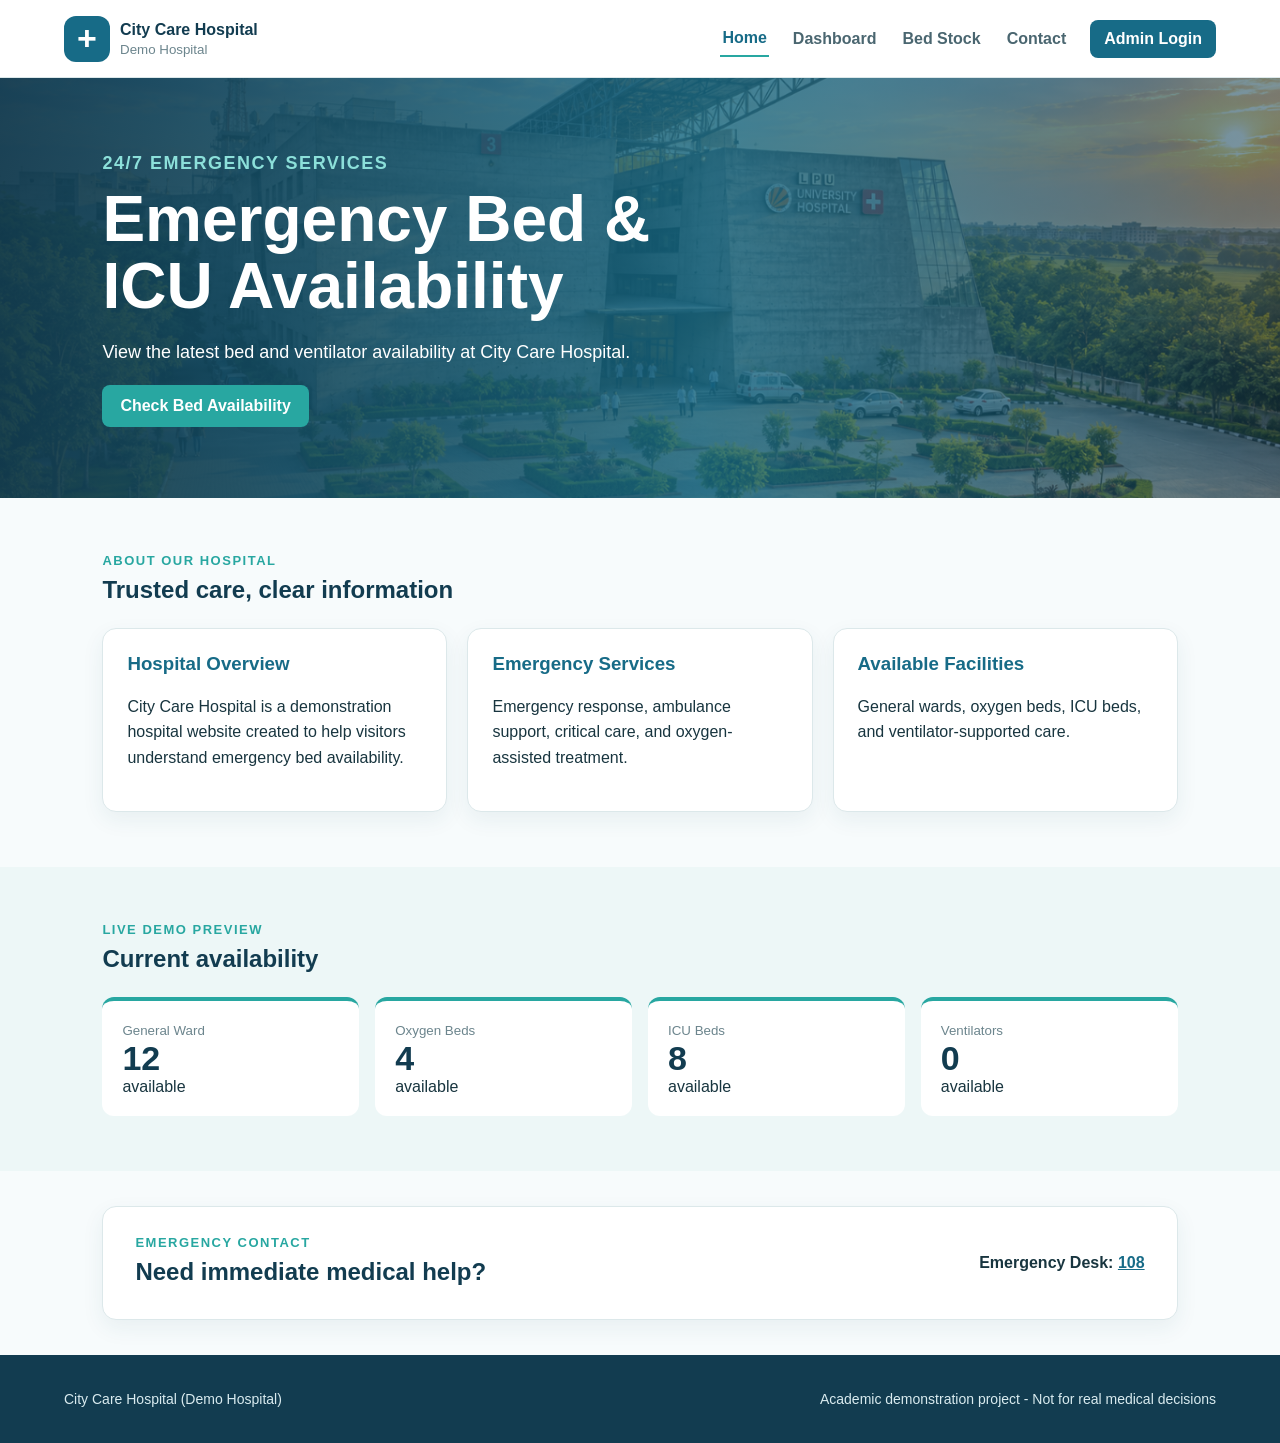
<file: Hospital-Bed-Tracker/html/index.html>
<!DOCTYPE html>
<html lang="en">
<head>
  <meta charset="UTF-8">
  <meta name="viewport" content="width=device-width, initial-scale=1.0">
  <title>City Care Hospital - Bed Availability</title>
  <link rel="stylesheet" href="../css/style.css">
</head>
<body>
  <header class="navbar">
    <a class="brand" href="index.html"><span class="brand-mark">+</span><span><strong>City Care Hospital</strong><small>Demo Hospital</small></span></a>
    <nav>
      <a class="active" href="index.html">Home</a>
      <a href="dashboard.html">Dashboard</a>
      <a href="stock.html">Bed Stock</a>
      <a href="contact.html">Contact</a>
      <a href="admin.html" class="nav-admin">Admin Login</a>
    </nav>
  </header>

  <main>
    <section class="hero">
      <div class="hero-content">
        <p class="eyebrow">24/7 Emergency Services</p>
        <h1>Emergency Bed &amp; ICU Availability</h1>
        <p>View the latest bed and ventilator availability at City Care Hospital.</p>
        <a class="button" href="dashboard.html">Check Bed Availability</a>
      </div>
    </section>

    <section class="section">
      <div class="section-heading"><p class="eyebrow">About our hospital</p><h2>Trusted care, clear information</h2></div>
      <div class="overview-grid">
        <article class="info-card"><h3>Hospital Overview</h3><p>City Care Hospital is a demonstration hospital website created to help visitors understand emergency bed availability.</p></article>
        <article class="info-card"><h3>Emergency Services</h3><p>Emergency response, ambulance support, critical care, and oxygen-assisted treatment.</p></article>
        <article class="info-card"><h3>Available Facilities</h3><p>General wards, oxygen beds, ICU beds, and ventilator-supported care.</p></article>
      </div>
    </section>

    <section class="section preview-section">
      <div class="section-heading"><p class="eyebrow">Live demo preview</p><h2>Current availability</h2></div>
      <div class="preview-grid" id="homePreview"></div>
    </section>

    <section class="emergency">
      <div><p class="eyebrow">Emergency contact</p><h2>Need immediate medical help?</h2></div>
      <div><strong>Emergency Desk:</strong> <a href="tel:108">108</a></div>
    </section>
  </main>

  <footer><p>City Care Hospital (Demo Hospital)</p><p>Academic demonstration project - Not for real medical decisions</p></footer>
  <script src="../js/data.js"></script>
  <script src="../js/main.js"></script>
</body>
</html>
</file>
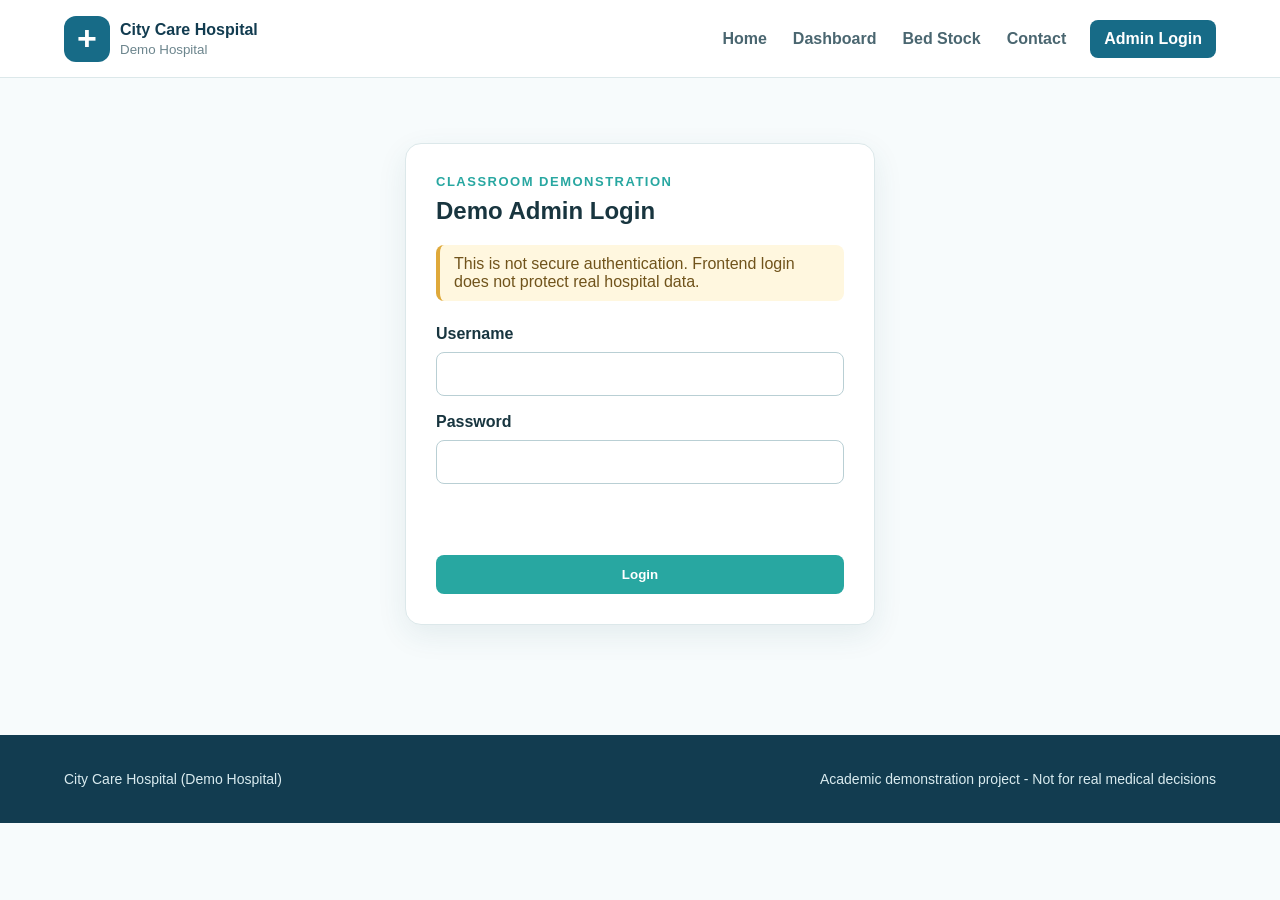
<file: Hospital-Bed-Tracker/html/admin.html>
<!DOCTYPE html>
<html lang="en">
<head>
  <meta charset="UTF-8">
  <meta name="viewport" content="width=device-width, initial-scale=1.0">
  <title>Demo Admin - City Care Hospital</title>
  <link rel="stylesheet" href="../css/style.css">
  <link rel="stylesheet" href="../css/admin.css">
</head>
<body>
  <header class="navbar">
    <a class="brand" href="index.html"><span class="brand-mark">+</span><span><strong>City Care Hospital</strong><small>Demo Hospital</small></span></a>
    <nav>
      <a href="index.html">Home</a><a href="dashboard.html">Dashboard</a><a href="stock.html">Bed Stock</a><a href="contact.html">Contact</a><a class="active nav-admin" href="admin.html">Admin Login</a>
    </nav>
  </header>
  <main class="page admin-page">
    <section id="loginSection" class="login-card">
      <p class="eyebrow">Classroom demonstration</p>
      <h1>Demo Admin Login</h1>
      <p class="warning">This is not secure authentication. Frontend login does not protect real hospital data.</p>
      <form id="loginForm">
        <label for="username">Username</label><input id="username" type="text" autocomplete="username" required>
        <label for="password">Password</label><input id="password" type="password" autocomplete="current-password" required>
        <p id="loginMessage" class="form-message"></p>
        <button class="button" type="submit">Login</button>
      </form>
    </section>

    <section id="adminSection" class="admin-panel" hidden>
      <div class="page-heading"><div><p class="eyebrow">Bed management</p><h1>Admin Dashboard</h1></div><button id="logoutButton" class="secondary-button" type="button">Logout</button></div>
      <p class="warning">Changes are stored in browser localStorage only and are not sent to a server or shared database.</p>
      <form id="stockForm">
        <div id="adminRows" class="admin-grid"></div>
        <p id="adminMessage" class="form-message"></p>
        <button class="button" type="submit">Save Changes</button>
        <button id="resetButton" class="danger-button" type="button">Reset Demo Data</button>
      </form>
    </section>
  </main>
  <footer><p>City Care Hospital (Demo Hospital)</p><p>Academic demonstration project - Not for real medical decisions</p></footer>
  <script src="../js/data.js"></script>
  <script src="../js/admin.js"></script>
</body>
</html>
</file>
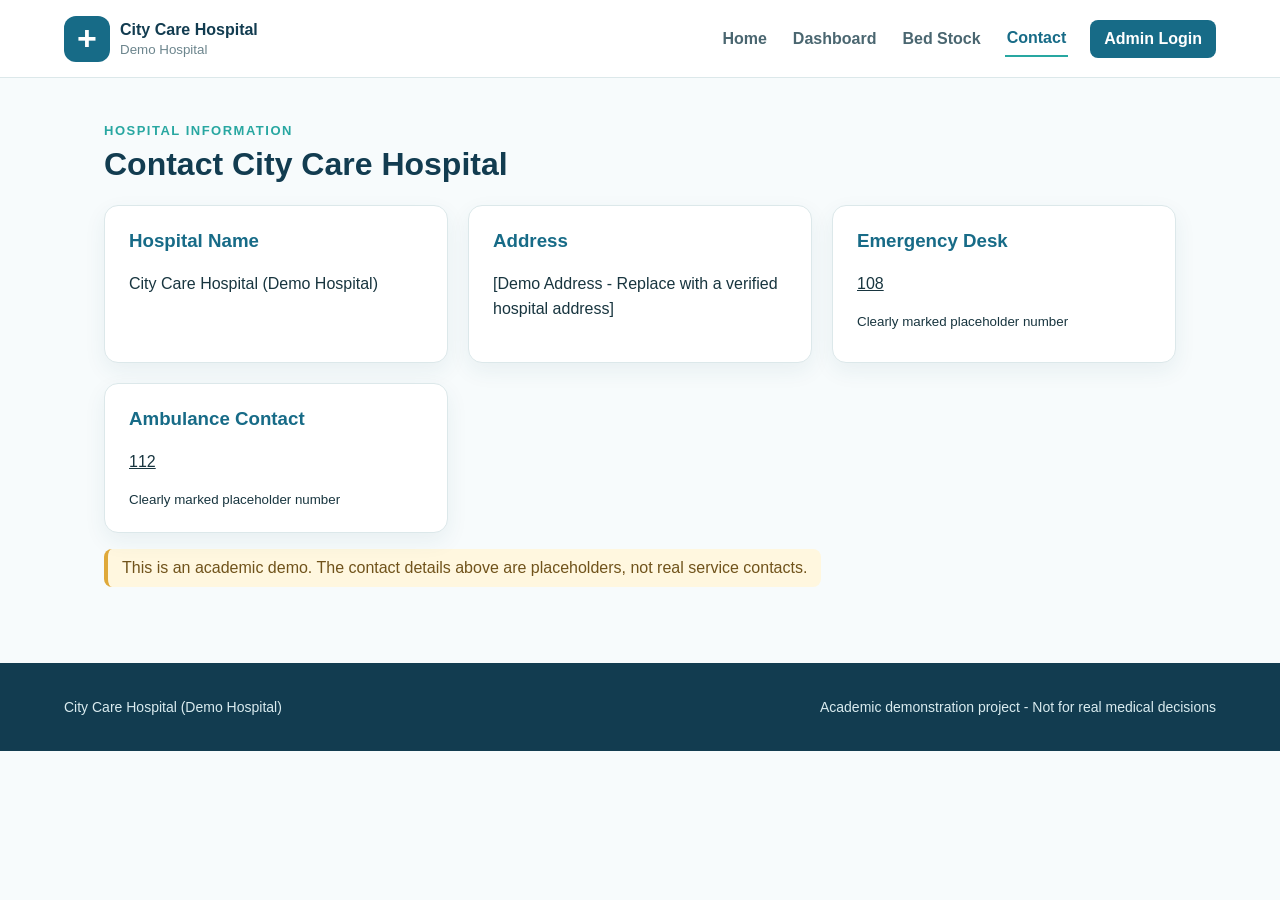
<file: Hospital-Bed-Tracker/html/contact.html>
<!DOCTYPE html>
<html lang="en">
<head>
  <meta charset="UTF-8">
  <meta name="viewport" content="width=device-width, initial-scale=1.0">
  <title>Contact - City Care Hospital</title>
  <link rel="stylesheet" href="../css/style.css">
</head>
<body>
  <header class="navbar">
    <a class="brand" href="index.html"><span class="brand-mark">+</span><span><strong>City Care Hospital</strong><small>Demo Hospital</small></span></a>
    <nav>
      <a href="index.html">Home</a><a href="dashboard.html">Dashboard</a><a href="stock.html">Bed Stock</a><a class="active" href="contact.html">Contact</a><a href="admin.html" class="nav-admin">Admin Login</a>
    </nav>
  </header>
  <main class="page">
    <div class="page-heading"><div><p class="eyebrow">Hospital information</p><h1>Contact City Care Hospital</h1></div></div>
    <div class="overview-grid">
      <article class="info-card"><h3>Hospital Name</h3><p>City Care Hospital (Demo Hospital)</p></article>
      <article class="info-card"><h3>Address</h3><p>[Demo Address - Replace with a verified hospital address]</p></article>
      <article class="info-card"><h3>Emergency Desk</h3><p><a href="tel:108">108</a></p><small>Clearly marked placeholder number</small></article>
      <article class="info-card"><h3>Ambulance Contact</h3><p><a href="tel:112">112</a></p><small>Clearly marked placeholder number</small></article>
    </div>
    <p class="warning">This is an academic demo. The contact details above are placeholders, not real service contacts.</p>
  </main>
  <footer><p>City Care Hospital (Demo Hospital)</p><p>Academic demonstration project - Not for real medical decisions</p></footer>
  <script src="../js/data.js"></script>
  <script src="../js/main.js"></script>
</body>
</html>
</file>
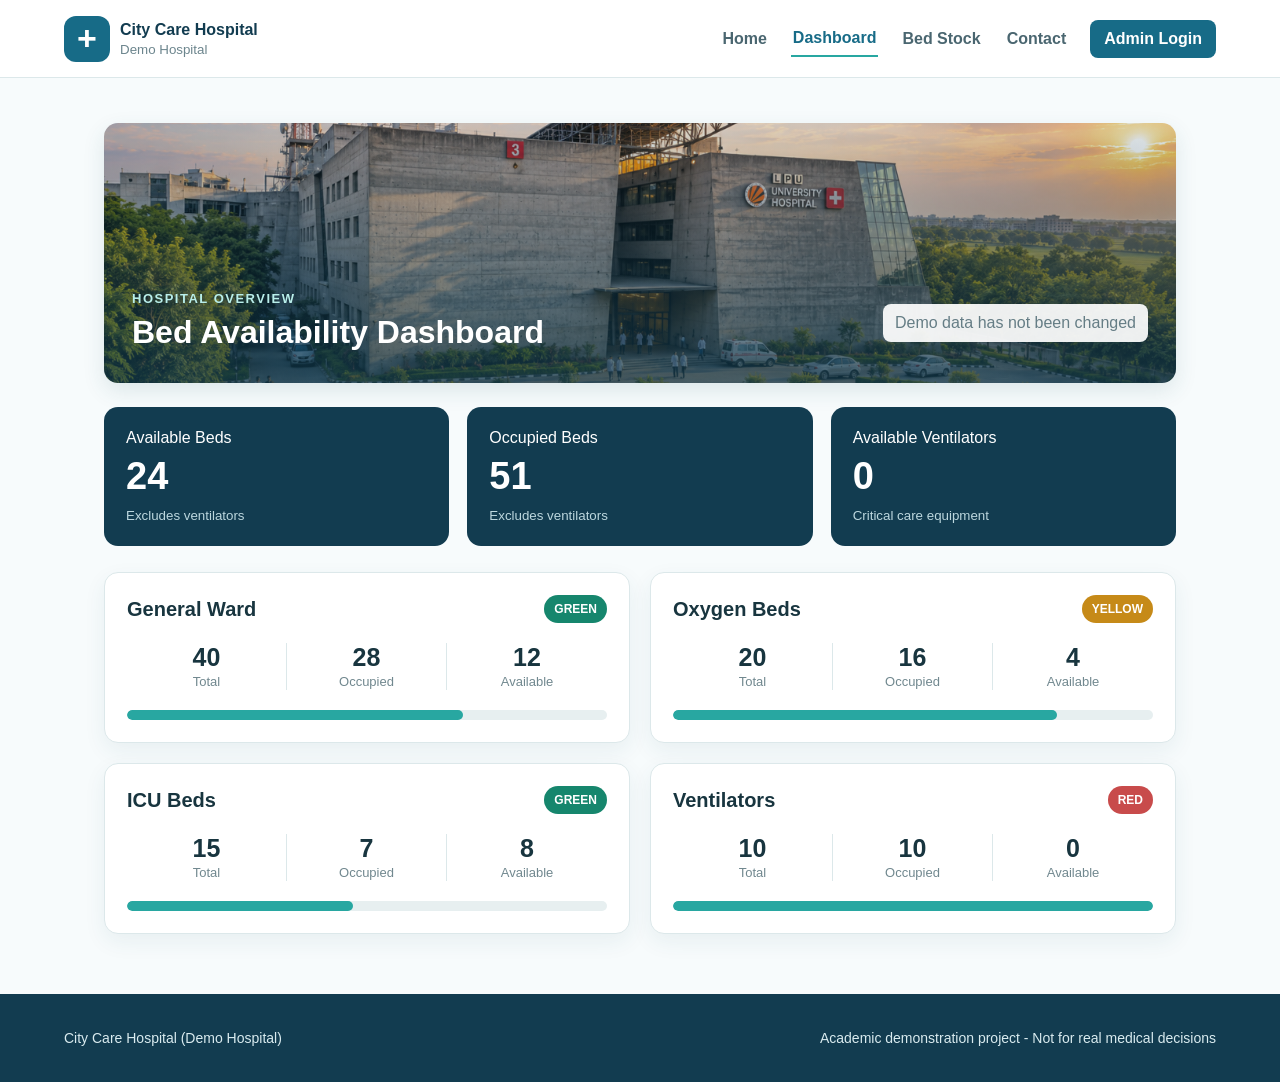
<file: Hospital-Bed-Tracker/html/dashboard.html>
<!DOCTYPE html>
<html lang="en">
<head>
  <meta charset="UTF-8">
  <meta name="viewport" content="width=device-width, initial-scale=1.0">
  <title>Bed Dashboard - City Care Hospital</title>
  <link rel="stylesheet" href="../css/style.css">
  <link rel="stylesheet" href="../css/dashboard.css">
</head>
<body>
  <header class="navbar">
    <a class="brand" href="index.html"><span class="brand-mark">+</span><span><strong>City Care Hospital</strong><small>Demo Hospital</small></span></a>
    <nav>
      <a href="index.html">Home</a><a class="active" href="dashboard.html">Dashboard</a><a href="stock.html">Bed Stock</a><a href="contact.html">Contact</a><a href="admin.html" class="nav-admin">Admin Login</a>
    </nav>
  </header>
  <main class="page">
    <div class="dashboard-banner">
      <div class="page-heading">
        <div><p class="eyebrow">Hospital overview</p><h1>Bed Availability Dashboard</h1></div>
        <span id="updatedTime" class="updated"></span>
      </div>
    </div>

    <div class="summary-grid">
      <article class="summary-card"><span>Available Beds</span><strong id="availableBeds">0</strong><small>Excludes ventilators</small></article>
      <article class="summary-card"><span>Occupied Beds</span><strong id="occupiedBeds">0</strong><small>Excludes ventilators</small></article>
      <article class="summary-card"><span>Available Ventilators</span><strong id="availableVentilators">0</strong><small>Critical care equipment</small></article>
    </div>

    <div class="bed-grid" id="dashboardCards"></div>
  </main>
  <footer><p>City Care Hospital (Demo Hospital)</p><p>Academic demonstration project - Not for real medical decisions</p></footer>
  <script src="../js/data.js"></script>
  <script src="../js/main.js"></script>
</body>
</html>
</file>
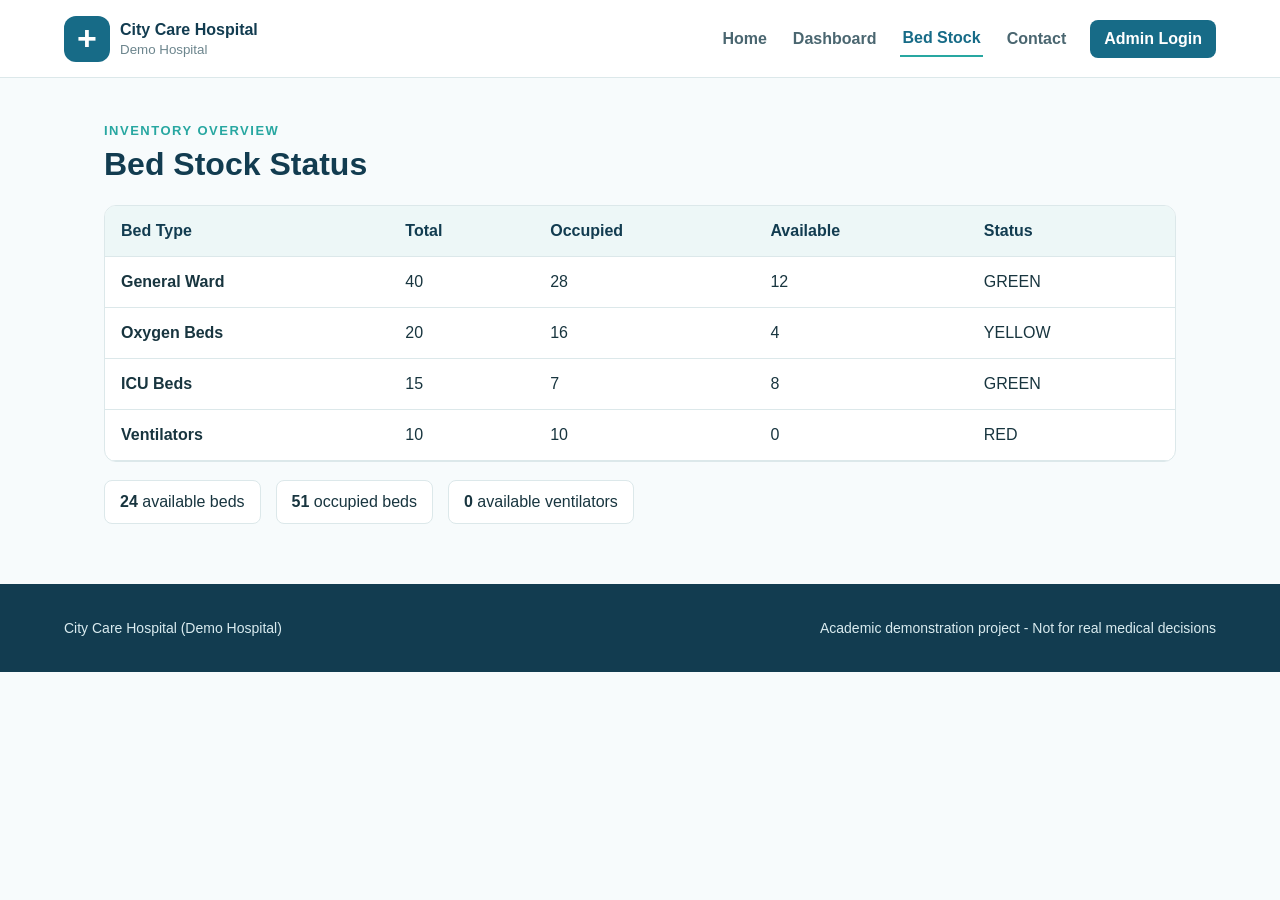
<file: Hospital-Bed-Tracker/html/stock.html>
<!DOCTYPE html>
<html lang="en">
<head>
  <meta charset="UTF-8">
  <meta name="viewport" content="width=device-width, initial-scale=1.0">
  <title>Bed Stock - City Care Hospital</title>
  <link rel="stylesheet" href="../css/style.css">
  <link rel="stylesheet" href="../css/stock.css">
</head>
<body>
  <header class="navbar">
    <a class="brand" href="index.html"><span class="brand-mark">+</span><span><strong>City Care Hospital</strong><small>Demo Hospital</small></span></a>
    <nav>
      <a href="index.html">Home</a><a href="dashboard.html">Dashboard</a><a class="active" href="stock.html">Bed Stock</a><a href="contact.html">Contact</a><a href="admin.html" class="nav-admin">Admin Login</a>
    </nav>
  </header>
  <main class="page">
    <div class="page-heading"><div><p class="eyebrow">Inventory overview</p><h1>Bed Stock Status</h1></div></div>
    <div class="table-wrap">
      <table>
        <thead><tr><th>Bed Type</th><th>Total</th><th>Occupied</th><th>Available</th><th>Status</th></tr></thead>
        <tbody id="stockTable"></tbody>
      </table>
    </div>
    <div class="stock-summary" id="stockSummary"></div>
  </main>
  <footer><p>City Care Hospital (Demo Hospital)</p><p>Academic demonstration project - Not for real medical decisions</p></footer>
  <script src="../js/data.js"></script>
  <script src="../js/main.js"></script>
</body>
</html>
</file>
<file: Hospital-Bed-Tracker/css/style.css>
:root {
  --blue: #176b87;
  --dark: #123c50;
  --teal: #28a7a1;
  --green: #16866d;
  --yellow: #c68a18;
  --red: #c84b4b;
  --light: #eef7f8;
  --line: #dce8ea;
  --text: #18353f;
}

* { box-sizing: border-box; }
body { margin: 0; font-family: Arial, Helvetica, sans-serif; color: var(--text); background: #f7fbfc; }
a { color: inherit; }

.navbar {
  min-height: 78px; display: flex; align-items: center; justify-content: space-between;
  padding: 12px 5%; background: white; border-bottom: 1px solid var(--line);
  position: sticky; top: 0; z-index: 10;
}
.brand { display: flex; align-items: center; gap: 10px; text-decoration: none; color: var(--dark); }
.brand-mark {
  width: 46px; height: 46px; display: grid; place-items: center; border-radius: 12px;
  background: var(--blue); color: white; font-size: 34px; font-weight: bold;
}
.brand small { display: block; color: #6c858d; margin-top: 3px; }
nav { display: flex; align-items: center; gap: 22px; }
nav a { text-decoration: none; padding: 8px 2px; font-weight: 600; color: #4a6670; }
nav a:hover, nav a.active { color: var(--blue); border-bottom: 2px solid var(--teal); }
.nav-admin { background: var(--blue); color: white !important; border: 0 !important; border-radius: 8px; padding: 10px 14px !important; }

.hero {
  min-height: 420px; display: grid; grid-template-columns: 1fr; align-items: center;
  padding: 55px 8%; color: white;
  background:
    linear-gradient(90deg, rgba(18, 60, 80, 0.94) 0%, rgba(23, 107, 135, 0.82) 55%, rgba(18, 60, 80, 0.55) 100%),
    url("../assets/lpu-hospital.png") center 50% / cover no-repeat;
}
.hero-content { max-width: 650px; }
.hero h1 { margin: 8px 0 16px; font-size: clamp(38px, 5vw, 64px); line-height: 1.05; }
.hero p { max-width: 560px; font-size: 18px; line-height: 1.6; }
.eyebrow { margin: 0 0 8px; color: var(--teal); font-weight: bold; text-transform: uppercase; letter-spacing: 1.5px; font-size: 13px; }
.hero .eyebrow { color: #8ce0da; }
.button, .secondary-button, .danger-button {
  display: inline-block; border: 0; border-radius: 8px; padding: 12px 18px;
  background: var(--teal); color: white; text-decoration: none; font-weight: bold; cursor: pointer;
}
.button:hover { background: #208d88; }
.hero-visual { display: grid; place-items: center; }
.building {
  width: 260px; height: 280px; border-radius: 18px 18px 4px 4px; background: #edf9fa;
  box-shadow: 0 18px 40px rgba(0,0,0,0.18); display: grid; grid-template-columns: repeat(3, 1fr);
  gap: 24px; padding: 58px 35px 35px; position: relative;
}
.building .cross { position: absolute; top: 5px; left: 105px; color: var(--blue); font-size: 48px; font-weight: bold; }
.building i { height: 48px; background: #86c9ce; border-radius: 5px; }

.section { padding: 55px 8%; }
.section-heading { margin-bottom: 24px; }
.section-heading h2, .emergency h2 { margin: 5px 0; color: var(--dark); }
.overview-grid { display: grid; grid-template-columns: repeat(3, 1fr); gap: 20px; }
.info-card {
  padding: 24px; background: white; border: 1px solid var(--line); border-radius: 14px;
  box-shadow: 0 8px 22px rgba(30,87,99,0.07);
}
.info-card h3 { color: var(--blue); margin-top: 0; }
.info-card p { line-height: 1.6; }
.preview-section { background: #edf7f7; }
.preview-grid { display: grid; grid-template-columns: repeat(4, 1fr); gap: 16px; }
.preview-card { background: white; border-radius: 12px; padding: 20px; border-top: 4px solid var(--teal); }
.preview-card strong { display: block; font-size: 34px; color: var(--dark); }
.preview-card small { color: #6c858d; }
.warning { width: fit-content; padding: 10px 14px; border-radius: 8px; background: #fff7df; color: #70531b; border-left: 4px solid #dfa93a; }

.emergency {
  margin: 35px 8%; padding: 28px 32px; display: flex; justify-content: space-between; align-items: center;
  background: white; border: 1px solid var(--line); border-radius: 14px; box-shadow: 0 8px 22px rgba(30,87,99,0.07);
}
.emergency a { color: var(--blue); font-weight: bold; }
footer {
  display: flex; justify-content: space-between; gap: 20px; padding: 22px 5%;
  background: var(--dark); color: #d9ebef; font-size: 14px;
}
.page { min-width: 0; max-width: 1200px; margin: auto; padding: 45px 5% 60px; }
.page-heading { display: flex; align-items: center; justify-content: space-between; margin-bottom: 18px; }
.page-heading h1 { margin: 4px 0; color: var(--dark); }

@media (max-width: 900px) {
  .navbar { align-items: flex-start; gap: 12px; }
  nav { flex-wrap: wrap; justify-content: flex-end; gap: 8px 14px; }
  .hero { grid-template-columns: 1fr; gap: 30px; text-align: center; }
  .hero-content { margin: auto; }
  .overview-grid { grid-template-columns: repeat(2, 1fr); }
  .preview-grid { grid-template-columns: repeat(2, 1fr); }
  .emergency { flex-direction: column; align-items: flex-start; gap: 12px; }
}
@media (max-width: 600px) {
  .navbar { flex-direction: column; position: static; }
  nav { width: 100%; justify-content: flex-start; }
  nav a { font-size: 14px; }
  .brand-mark { width: 40px; height: 40px; }
  .hero { padding: 40px 20px; }
  .building { width: 220px; height: 240px; }
  .building .cross { left: 85px; }
  .section { padding: 40px 20px; }
  .overview-grid, .preview-grid { grid-template-columns: 1fr; }
  .emergency { margin: 25px 20px; padding: 22px; }
  footer { flex-direction: column; }
  .page-heading { align-items: flex-start; flex-direction: column; gap: 10px; }
}
</file>
<file: Hospital-Bed-Tracker/css/admin.css>
.admin-page { max-width: 1000px; }
.login-card { max-width: 470px; margin: 20px auto 50px; background: white; border: 1px solid var(--line); border-radius: 16px; padding: 30px; box-shadow: 0 10px 30px rgba(30,87,99,0.09); }
.login-card h1 { margin-top: 5px; }
.login-card form { display: grid; gap: 9px; }
label { font-weight: bold; margin-top: 8px; }
input { width: 100%; padding: 12px; border: 1px solid #b9cfd4; border-radius: 8px; font-size: 16px; }
.form-message { min-height: 21px; color: var(--red); font-weight: bold; }
.admin-panel { width: 100%; }
.admin-grid { display: grid; grid-template-columns: repeat(2, 1fr); gap: 16px; }
.admin-row { background: white; border: 1px solid var(--line); border-radius: 12px; padding: 18px; }
.admin-row h3 { margin: 0 0 12px; color: var(--dark); }
.field-row { display: grid; grid-template-columns: 1fr 1fr; gap: 12px; }
.calculated { margin: 12px 0 0; color: #607a82; }
.secondary-button { background: #dcebed; color: var(--dark); }
.danger-button { background: #b94b4b; margin-left: 8px; }
.secondary-button:hover { background: #cadfde; }.danger-button:hover { background: #9f3a3a; }
@media (max-width: 700px) {
  .admin-grid, .field-row { grid-template-columns: 1fr; }
  .danger-button { margin: 10px 0 0; }
}
</file>
<file: Hospital-Bed-Tracker/css/dashboard.css>
.updated { background: white; border: 1px solid var(--line); border-radius: 8px; padding: 10px 12px; color: #657d85; }
.dashboard-banner {
  min-height: 260px;
  margin-bottom: 24px;
  padding: 28px;
  display: flex;
  align-items: flex-end;
  border-radius: 14px;
  background:
    linear-gradient(rgba(18, 60, 80, 0.12), rgba(18, 60, 80, 0.72)),
    url("../assets/lpu-hospital.png") center 45% / cover no-repeat;
  box-shadow: 0 8px 22px rgba(30,87,99,0.12);
}
.dashboard-banner .page-heading {
  width: 100%;
  margin: 0;
  color: white;
}
.dashboard-banner .eyebrow { color: #b9eeea; }
.dashboard-banner h1 { color: white; }
.dashboard-banner .updated { border: 0; background: rgba(255,255,255,0.92); }
.summary-grid { display: grid; grid-template-columns: repeat(3, 1fr); gap: 18px; margin-bottom: 26px; }
.summary-card { padding: 22px; background: var(--dark); color: white; border-radius: 14px; }
.summary-card span { display: block; }
.summary-card strong { display: block; font-size: 38px; margin: 8px 0; }
.summary-card small { color: #bcd7de; }
.bed-grid { display: grid; grid-template-columns: repeat(2, 1fr); gap: 20px; }
.bed-card { background: white; border: 1px solid var(--line); border-radius: 14px; padding: 22px; box-shadow: 0 8px 22px rgba(30,87,99,0.07); }
.bed-card-head { display: flex; justify-content: space-between; align-items: center; }
.bed-card h2 { margin: 0; font-size: 20px; }
.status { padding: 7px 10px; border-radius: 20px; color: white; font-size: 12px; font-weight: bold; }
.status-green { background: #16866d; }.status-yellow { background: #c68a18; }.status-red { background: #c84b4b; }
.bed-numbers { display: grid; grid-template-columns: repeat(3, 1fr); margin: 20px 0; text-align: center; }
.bed-numbers div { border-right: 1px solid var(--line); }.bed-numbers div:last-child { border: 0; }
.bed-numbers strong { display: block; font-size: 25px; }.bed-numbers span { color: #71888f; font-size: 13px; }
.progress { height: 10px; background: #e7eff0; border-radius: 20px; overflow: hidden; }
.progress div { height: 100%; border-radius: 20px; background: var(--teal); }
@media (max-width: 700px) {
  .dashboard-banner { min-height: 220px; padding: 20px; align-items: flex-end; }
  .summary-grid { grid-template-columns: 1fr; }
  .bed-grid { grid-template-columns: 1fr; }
}
</file>
<file: Hospital-Bed-Tracker/css/stock.css>
.table-wrap { overflow-x: auto; background: white; border: 1px solid var(--line); border-radius: 12px; }
table { width: 100%; border-collapse: collapse; min-width: 620px; }
th, td { padding: 16px; text-align: left; border-bottom: 1px solid var(--line); }
th { background: #edf7f7; color: var(--dark); }
.stock-summary { display: flex; gap: 15px; margin-top: 18px; flex-wrap: wrap; }
.stock-summary span { background: white; border: 1px solid var(--line); border-radius: 8px; padding: 12px 15px; }
</file>
